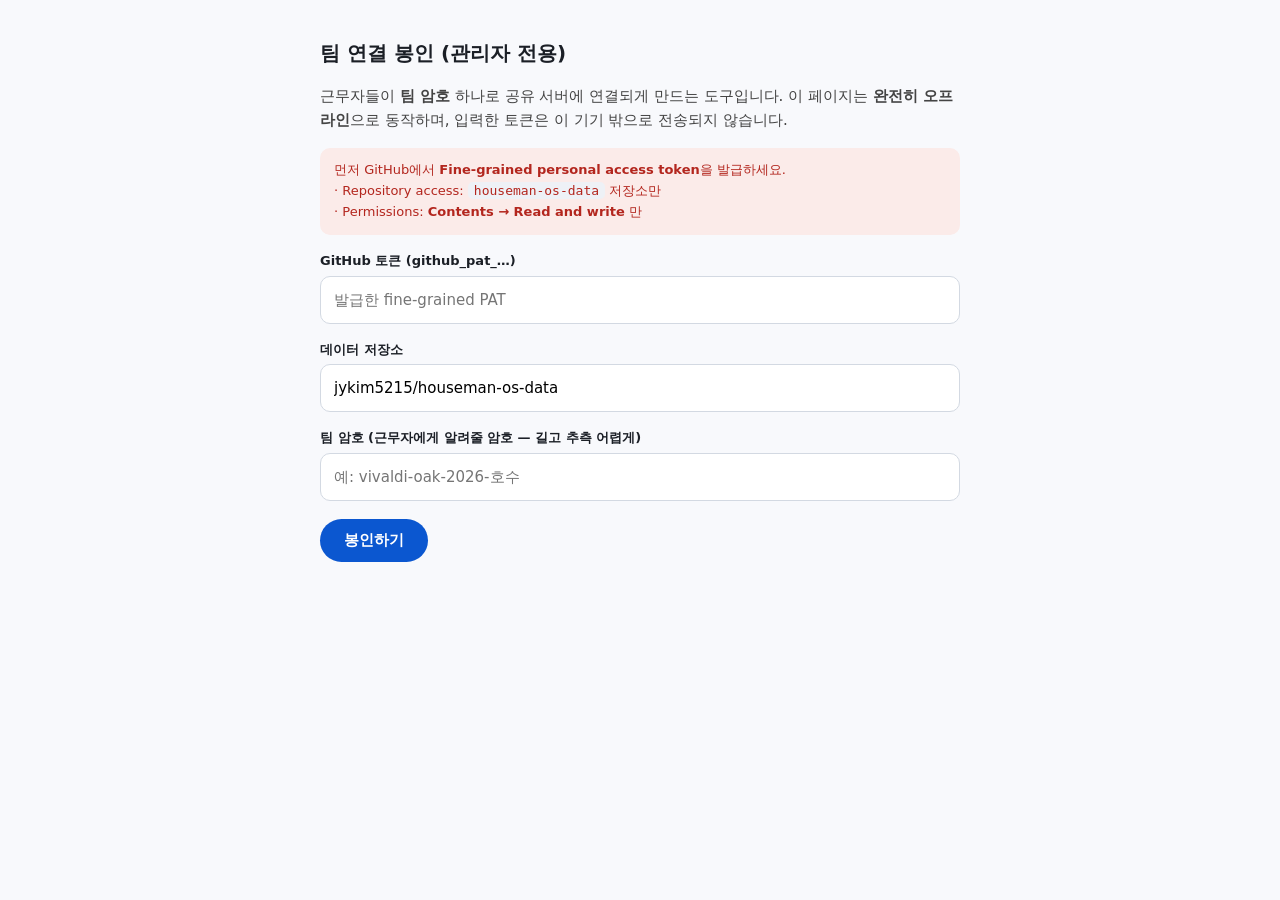
<file: docs/seal.html>
<!DOCTYPE html>
<html lang="ko">
<head>
<meta charset="UTF-8">
<meta name="viewport" content="width=device-width, initial-scale=1.0">
<title>팀 연결 봉인 — 하우스맨 노트(관리자)</title>
<style>
  body{font:15px/1.6 "Pretendard",system-ui,sans-serif;max-width:640px;margin:0 auto;padding:24px 18px 60px;color:#1b1f26;background:#f8f9fc}
  h1{font-size:20px}
  p{color:#444}
  label{display:block;font-weight:600;font-size:13px;margin:16px 0 4px}
  input,textarea{width:100%;padding:11px 13px;border:1px solid #d3d9e2;border-radius:10px;font:inherit;box-sizing:border-box}
  button{margin-top:18px;background:#0b57d0;color:#fff;border:none;border-radius:999px;padding:12px 24px;font-weight:700;font-size:15px;cursor:pointer}
  .out{margin-top:20px;background:#fff;border:1px solid #d3d9e2;border-radius:12px;padding:14px}
  .out textarea{height:150px;font-family:ui-monospace,monospace;font-size:12px}
  .warn{background:#fbebe9;color:#b3261e;border-radius:10px;padding:12px 14px;font-size:13px;margin-top:16px}
  code{background:#eef1f6;padding:1px 6px;border-radius:5px;font-size:13px}
  ol{padding-left:20px} li{margin:6px 0}
</style>
</head>
<body>
<h1>팀 연결 봉인 (관리자 전용)</h1>
<p>근무자들이 <b>팀 암호</b> 하나로 공유 서버에 연결되게 만드는 도구입니다. 이 페이지는 <b>완전히 오프라인</b>으로 동작하며, 입력한 토큰은 이 기기 밖으로 전송되지 않습니다.</p>

<div class="warn">
  먼저 GitHub에서 <b>Fine-grained personal access token</b>을 발급하세요.<br>
  · Repository access: <code>houseman-os-data</code> 저장소만<br>
  · Permissions: <b>Contents → Read and write</b> 만
</div>

<label>GitHub 토큰 (github_pat_…)</label>
<input id="tok" type="password" placeholder="발급한 fine-grained PAT">

<label>데이터 저장소</label>
<input id="repo" type="text" value="jykim5215/houseman-os-data">

<label>팀 암호 (근무자에게 알려줄 암호 — 길고 추측 어렵게)</label>
<input id="pass" type="text" placeholder="예: vivaldi-oak-2026-호수">

<button onclick="seal()">봉인하기</button>

<div class="out" id="out" style="display:none">
  <label>아래 내용을 <code>docs/team.json</code> 파일로 저장·커밋하세요 (안전한 암호문입니다)</label>
  <textarea id="json" readonly></textarea>
  <p style="font-size:13px;color:#666">저장 후 근무자는 앱 첫 실행 때 위 <b>팀 암호</b>만 입력하면 자동으로 공유에 연결됩니다.</p>
</div>

<script>
const b64 = (buf) => btoa(String.fromCharCode(...new Uint8Array(buf)));
async function seal(){
  const token = document.getElementById('tok').value.trim();
  const repo = document.getElementById('repo').value.trim();
  const pass = document.getElementById('pass').value;
  if(!token || !repo || !pass){ alert('토큰·저장소·팀 암호를 모두 입력하세요'); return; }
  const enc = new TextEncoder();
  const salt = crypto.getRandomValues(new Uint8Array(16));
  const iv = crypto.getRandomValues(new Uint8Array(12));
  const iter = 200000;
  const keyMat = await crypto.subtle.importKey('raw', enc.encode(pass), 'PBKDF2', false, ['deriveKey']);
  const key = await crypto.subtle.deriveKey({name:'PBKDF2',salt,iterations:iter,hash:'SHA-256'}, keyMat, {name:'AES-GCM',length:256}, false, ['encrypt']);
  const ct = await crypto.subtle.encrypt({name:'AES-GCM',iv}, key, enc.encode(token));
  const out = { v:1, repo, branch:'main', path:'data/db.json', iter, salt:b64(salt), iv:b64(iv), ct:b64(ct) };
  document.getElementById('json').value = JSON.stringify(out, null, 2);
  document.getElementById('out').style.display = 'block';
}
</script>
</body>
</html>
</file>
